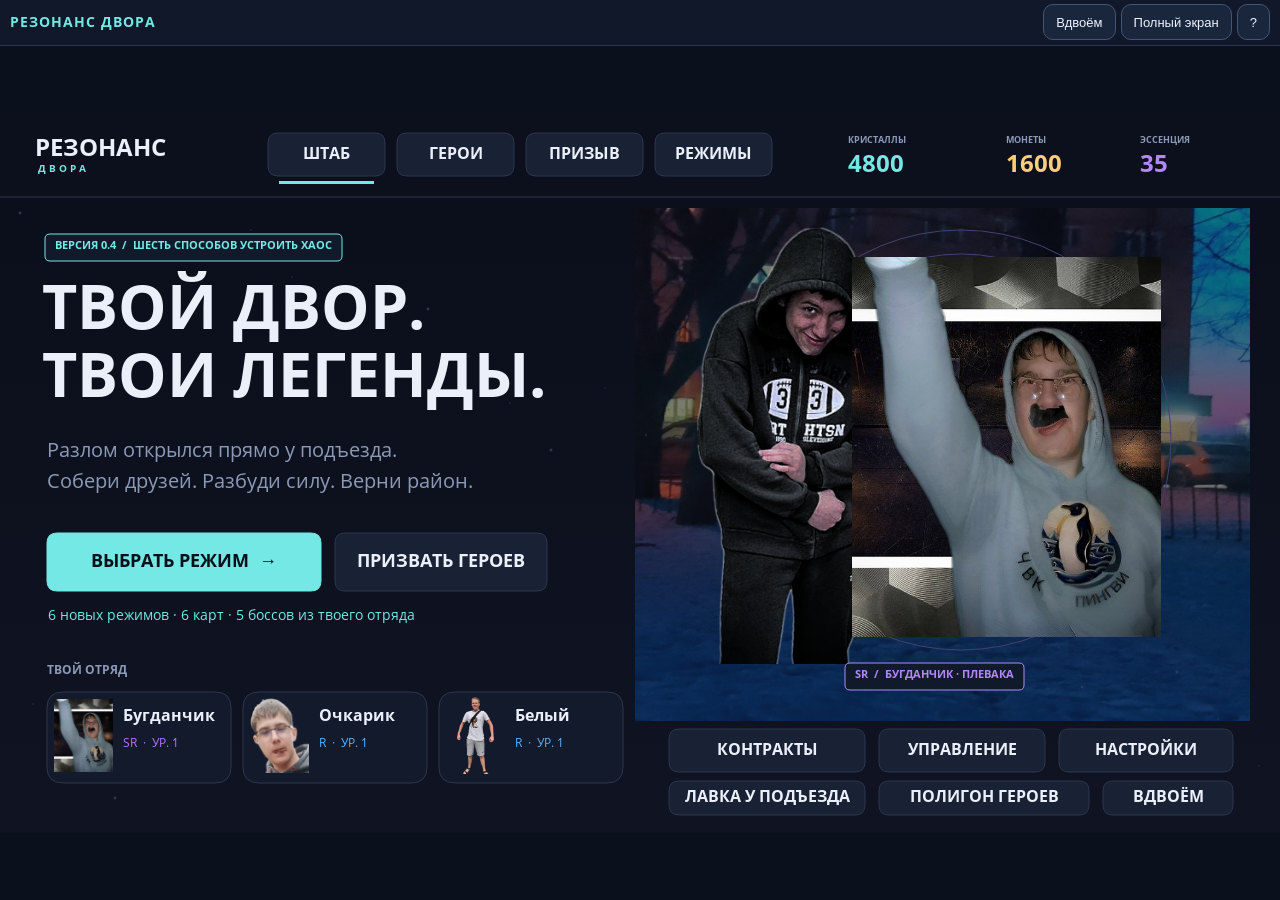
<file: legacy/index.html>
<!doctype html>
<html lang="ru"><head><meta charset="utf-8"><meta name="viewport" content="width=device-width, initial-scale=1, maximum-scale=1, user-scalable=no"><title>Резонанс Двора — Большой район</title><link rel="icon" href="../favicon.png"><link rel="stylesheet" href="legacy.css?v=23a2868c2582"><script>window.onerror=function(message){var e=document.getElementById('startup');if(e){e.style.display='block';e.innerHTML='Не удалось запустить игру: '+String(message).replace(/[<>]/g,'');}return false;};</script></head>
<body>
<div id="startup">Открывается Резонанс Двора…</div>
<div id="board-tools"><strong>РЕЗОНАНС ДВОРА</strong><button id="ui-coop">Вдвоём</button><button id="ui-fullscreen">Полный экран</button><button id="ui-help">?</button></div>
<canvas id="interface" width="1280" height="720" aria-label="Меню Резонанс Двора"></canvas>
<div id="menu" style="display:none"><select id="count"><option value="1">Один</option><option value="2">Двое</option></select><select id="mode"><option value="arena">Арена</option></select><select id="map"></select><select id="hero1"></select><span id="second-choice"><select id="hero2"></select></span><select id="boss"></select><p id="mode-description"></p><p id="menu-error"></p><p id="record"></p><button id="play"></button><button id="menu-fullscreen"></button><button id="sound"></button></div>
<canvas id="game" width="1280" height="720"></canvas>
<div id="dock" class="solo">
<div id="panel1" class="player-panel"><div id="status1" class="player-status">ИГРОК 1</div><div class="player-body"><div id="stick1" class="stick"><div class="knob"></div><span>ДВИЖЕНИЕ</span></div><div class="actions"><button id="skill1">Приём</button><button id="ult1">Ульта</button><button id="dash1">Рывок</button><button id="reload1">Перезарядка</button></div></div></div>
<div id="panel2" class="player-panel"><div id="status2" class="player-status">ИГРОК 2</div><div class="player-body"><div id="stick2" class="stick"><div class="knob"></div><span>ДВИЖЕНИЕ</span></div><div class="actions"><button id="skill2">Приём</button><button id="ult2">Ульта</button><button id="dash2">Рывок</button><button id="reload2">Перезарядка</button></div></div></div>
<div id="team-switch"><button id="team0"></button><button id="team1"></button><button id="team2"></button></div><div id="training-switch"><button id="training-prev">← Герой</button><button id="training-next">Герой →</button></div><div class="dock-tools"><button id="pause">Пауза</button><button id="fullscreen">Полный экран</button><button id="leave">В меню</button></div></div>
<div id="overlay" class="screen"><div class="modal-card"><h2 id="overlay-title"></h2><p id="overlay-text"></p><div id="overlay-buttons"></div></div></div>
<input id="import-save" type="file" accept="application/json,.json" style="display:none">
<div id="cinema"><video id="edit-video" src="../media/edit3000.mp4" controls playsinline preload="none"></video><button id="video-close">Вернуться в игру</button></div>
<script src="data.js?v=02be895cd34f"></script><script src="profile.js?v=34d6279c6700"></script><script src="legacy.js?v=76e344e8357f"></script><script src="shell.js?v=224dc71ac675"></script>
</body></html>
</file>
<file: legacy/legacy.css>
html,body{margin:0;padding:0;width:100%;height:100%;overflow:hidden;background:#0b101d;color:#edf3ff;font-family:Arial,sans-serif;-webkit-user-select:none;user-select:none}*{box-sizing:border-box}button,select{font-family:Arial,sans-serif;font-size:19px;min-height:52px;border:1px solid #415674;border-radius:10px;background:#1a263c;color:#edf3ff;padding:10px 16px}button{cursor:pointer;-webkit-tap-highlight-color:transparent}button:active{background:#31516a}button:disabled{opacity:.4}button.primary{background:#73e8e4;color:#08121a;font-weight:bold}a{color:#73e8e4}.screen{position:fixed;top:0;left:0;width:100%;height:100%;z-index:10;overflow:auto;background:#0b101d;text-align:center}.menu-card{max-width:1040px;margin:0 auto;padding:28px 24px 18px;text-align:left}.eyebrow{font-size:13px;letter-spacing:2px;color:#73e8e4}h1{font-size:44px;margin:14px 0}h2{font-size:30px;color:#73e8e4}.intro{font-size:21px;color:#bbcade}.row{display:-webkit-flex;display:flex;gap:16px;margin:14px 0}.row label{display:block;-webkit-flex:1;flex:1;min-width:0;padding-right:12px;font-size:15px;color:#b5c7df}.row select{display:block;width:100%;margin-top:7px;font-size:18px;min-height:56px}.hint{font-size:15px;color:#a7b7cf;line-height:1.5}.warning{color:#ffcc78}#mode-description{min-height:24px;color:#b4c8df;font-size:16px}#play{min-width:200px;margin-right:10px}#game{position:fixed;display:none;padding:0;border:0;margin:0;touch-action:none}#startup{position:fixed;top:0;left:0;z-index:100;background:#283548;color:#fff;font-size:20px;padding:16px;width:100%}#dock{display:none;position:fixed;bottom:0;left:0;width:100%;padding:8px 16px;background:#111b2d;touch-action:none;border-top:1px solid #425674;text-align:center}#dock:after{content:'';display:block;clear:both}.player-panel{display:inline-block;vertical-align:top;width:47%;max-width:680px;padding:8px 12px;margin:0 7px;border:2px solid #73e8e4;border-radius:12px;text-align:left}#panel2{border-color:#ffcc78}#dock.solo .player-panel{width:100%;max-width:900px}#dock.solo #panel2{display:none}.player-status{font-size:18px;color:#73e8e4;height:30px;white-space:nowrap;overflow:hidden}#panel2 .player-status{color:#ffcc78}.player-body{display:-webkit-flex;display:flex;-webkit-align-items:center;align-items:center}.stick{width:140px;height:140px;border:2px solid #42627d;border-radius:70px;position:relative;display:inline-block;background:#172a3d;touch-action:none;-webkit-flex-shrink:0;flex-shrink:0}.knob{position:absolute;width:56px;height:56px;left:40px;top:40px;border:2px solid #73e8e4;border-radius:28px;background:#2d4d59;pointer-events:none}.stick span{position:absolute;bottom:8px;left:0;right:0;text-align:center;color:#aebed3;font-size:11px;pointer-events:none}#stick2 .knob{border-color:#ffcc78;background:#53452e}.actions{-webkit-flex:1;flex:1;padding-left:12px}.actions button{width:100%;display:block;min-height:44px;margin:3px 0;font-size:17px}.dock-tools{padding-top:7px}.dock-tools button{min-height:40px;font-size:16px;padding:5px 20px;margin:0 4px}#overlay{display:none;background:rgba(5,10,20,.93);z-index:20}.modal-card{max-width:800px;margin:12vh auto 0;padding:24px}.modal-card p{font-size:21px;line-height:1.5;color:#bdcce2}.modal-card button{margin:7px;min-height:64px;font-size:21px}.down{opacity:.45}@media(min-width:2600px){#dock{padding:14px 24px}.player-panel{max-width:930px;padding:14px 20px;margin:0 12px}.player-status{font-size:26px;height:42px}.stick{width:200px;height:200px;border-radius:100px}.knob{width:80px;height:80px;left:58px;top:58px;border-radius:40px}.stick span{font-size:17px;bottom:12px}.actions button{font-size:25px;min-height:63px;margin:4px 0}.dock-tools button{font-size:24px;min-height:58px}.menu-card{max-width:1500px;padding-top:70px}.row select{font-size:26px;min-height:78px}.row label{font-size:22px}h1{font-size:66px}.intro{font-size:30px}.hint,#mode-description{font-size:23px}.menu-card button{font-size:26px;min-height:74px}}@media(max-width:1000px){.menu-card{padding:16px}h1{font-size:32px}.row{margin:8px 0}.row select{font-size:14px;min-height:44px}.row label{font-size:12px}.intro{font-size:17px}.hint{font-size:12px}#dock{padding:5px}.player-panel{padding:5px;margin:0 2px;width:48%}.player-status{font-size:12px;height:22px}.stick{width:96px;height:96px;border-radius:48px}.knob{width:40px;height:40px;left:26px;top:26px;border-radius:20px}.stick span{font-size:8px;bottom:5px}.actions{padding-left:6px}.actions button{min-height:30px;font-size:12px;padding:4px}.dock-tools button{min-height:32px;font-size:12px;padding:5px 14px}.modal-card{margin-top:3vh}.modal-card p{font-size:16px}.modal-card button{min-height:44px;font-size:16px}}@media(max-width:550px){h1{font-size:27px}.row{display:block}.row label{margin-bottom:8px;padding-right:0}.menu-card{padding:14px}button{min-height:44px;font-size:15px}#play{min-width:140px}.player-body{display:block}.stick{display:block;margin:0 auto}.actions{padding-left:0}.player-panel{width:48%;margin:0 1px;padding:4px}.player-status{font-size:10px}.actions button{font-size:11px}.modal-card{padding:15px}}

@font-face{font-family:OpenSans;src:url('../game/assets/fonts/regular.ttf') format('truetype');font-weight:400;font-style:normal}@font-face{font-family:OpenSans;src:url('../game/assets/fonts/bold.ttf') format('truetype');font-weight:700;font-style:normal}
#menu{display:none!important}#interface{position:fixed;z-index:12;touch-action:none;outline:none;padding:0;border:0;margin:0}#board-tools{height:46px;position:fixed;left:0;top:0;right:0;background:#11182a;border-bottom:1px solid #2c364d;z-index:13;text-align:right;padding:4px 10px;font-family:OpenSans,Arial}#board-tools strong{float:left;line-height:36px;color:#73e8e4;font-size:14px;letter-spacing:1px}#board-tools button{font-size:13px;min-height:36px;padding:5px 12px;margin-left:5px}#dock{z-index:15}#cinema{display:none;position:fixed;z-index:40;left:0;right:0;top:0;bottom:0;background:#070913;-webkit-align-items:center;align-items:center;-webkit-justify-content:center;justify-content:center;-webkit-flex-direction:column;flex-direction:column}#cinema video{max-width:96%;max-height:82%}#video-close{margin-top:14px}#team-switch,#training-switch{display:none;padding-top:5px}#team-switch button,#training-switch button{min-height:35px;font-size:14px;padding:5px 16px;margin:0 3px}#dock .actions button{min-height:38px}#dock .player-panel{max-width:730px}#dock.solo .player-panel{max-width:1000px}@media(min-width:2600px){#dock .actions button{min-height:58px}#team-switch button,#training-switch button{min-height:50px;font-size:21px}}@media(max-width:1000px){#dock .actions button{min-height:29px}#team-switch button,#training-switch button{min-height:29px;font-size:11px;padding:4px 7px}#board-tools{height:40px;padding:2px 6px}#board-tools strong{font-size:11px}#board-tools button{font-size:11px;min-height:32px;padding:4px 8px}}
</file>
